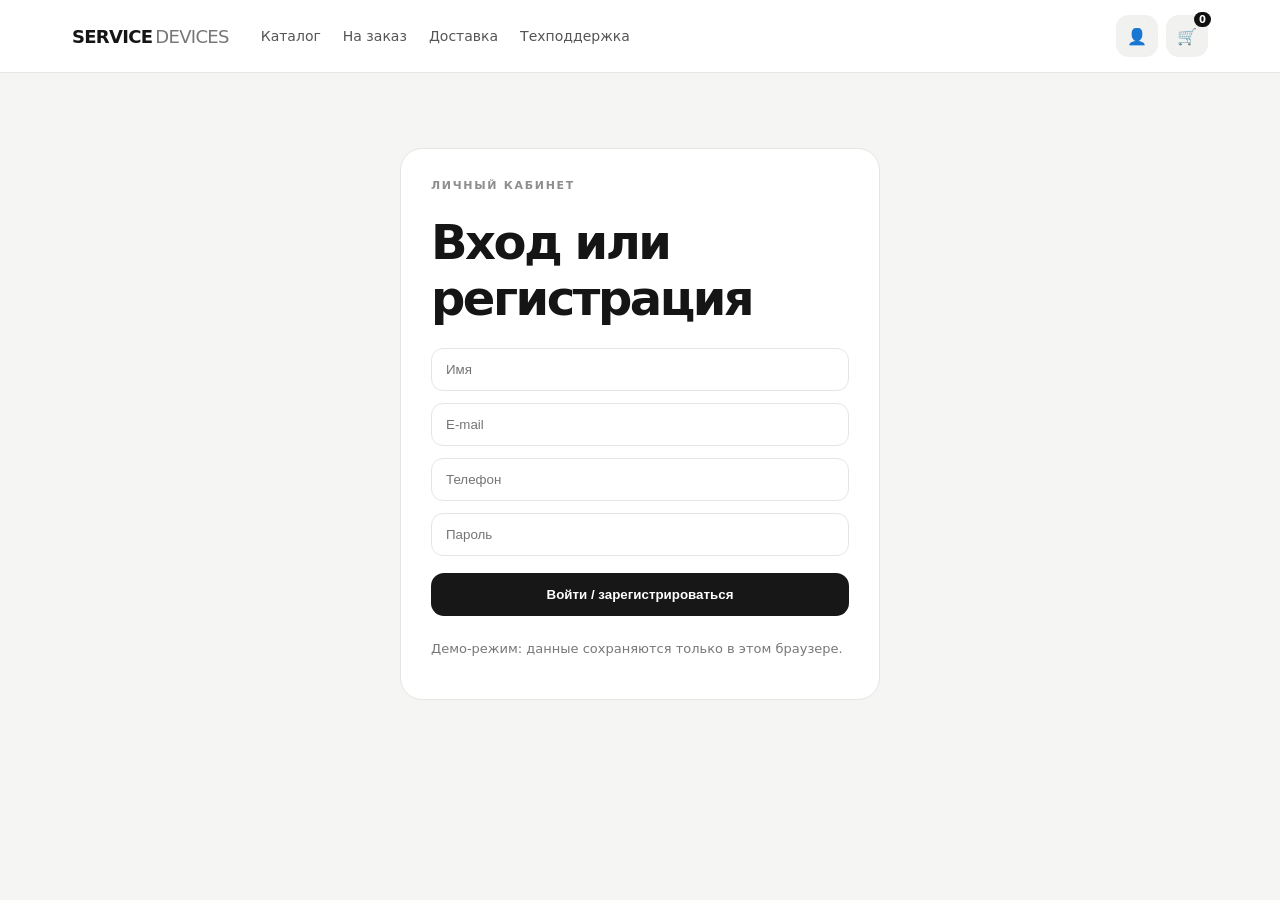
<file: account.html>
<!doctype html><html lang="ru"><head><meta charset="utf-8"><meta name="viewport" content="width=device-width,initial-scale=1"><title>Личный кабинет — Service Devices</title><link rel="stylesheet" href="style.css"></head><body><header><div class="wrap nav"><a class="logo" href="index.html">SERVICE<span>DEVICES</span></a><nav><a href="catalog.html">Каталог</a><a href="custom.html">На заказ</a><a href="delivery.html">Доставка</a><a href="support.html">Техподдержка</a></nav><div class="nav-actions"><a class="round" href="account.html">👤</a><a class="round cart" href="cart.html">🛒 <b id="cartCount">0</b></a></div></div></header><main class="wrap page"><div class="auth"><small>ЛИЧНЫЙ КАБИНЕТ</small><h1>Вход или регистрация</h1><input id="name" placeholder="Имя"><input id="email" type="email" placeholder="E-mail"><input type="tel" placeholder="Телефон"><input type="password" placeholder="Пароль"><button class="btn dark" onclick="login()">Войти / зарегистрироваться</button><p class="muted">Демо-режим: данные сохраняются только в этом браузере.</p></div></main><script src="app.js"></script></body></html>
</file>
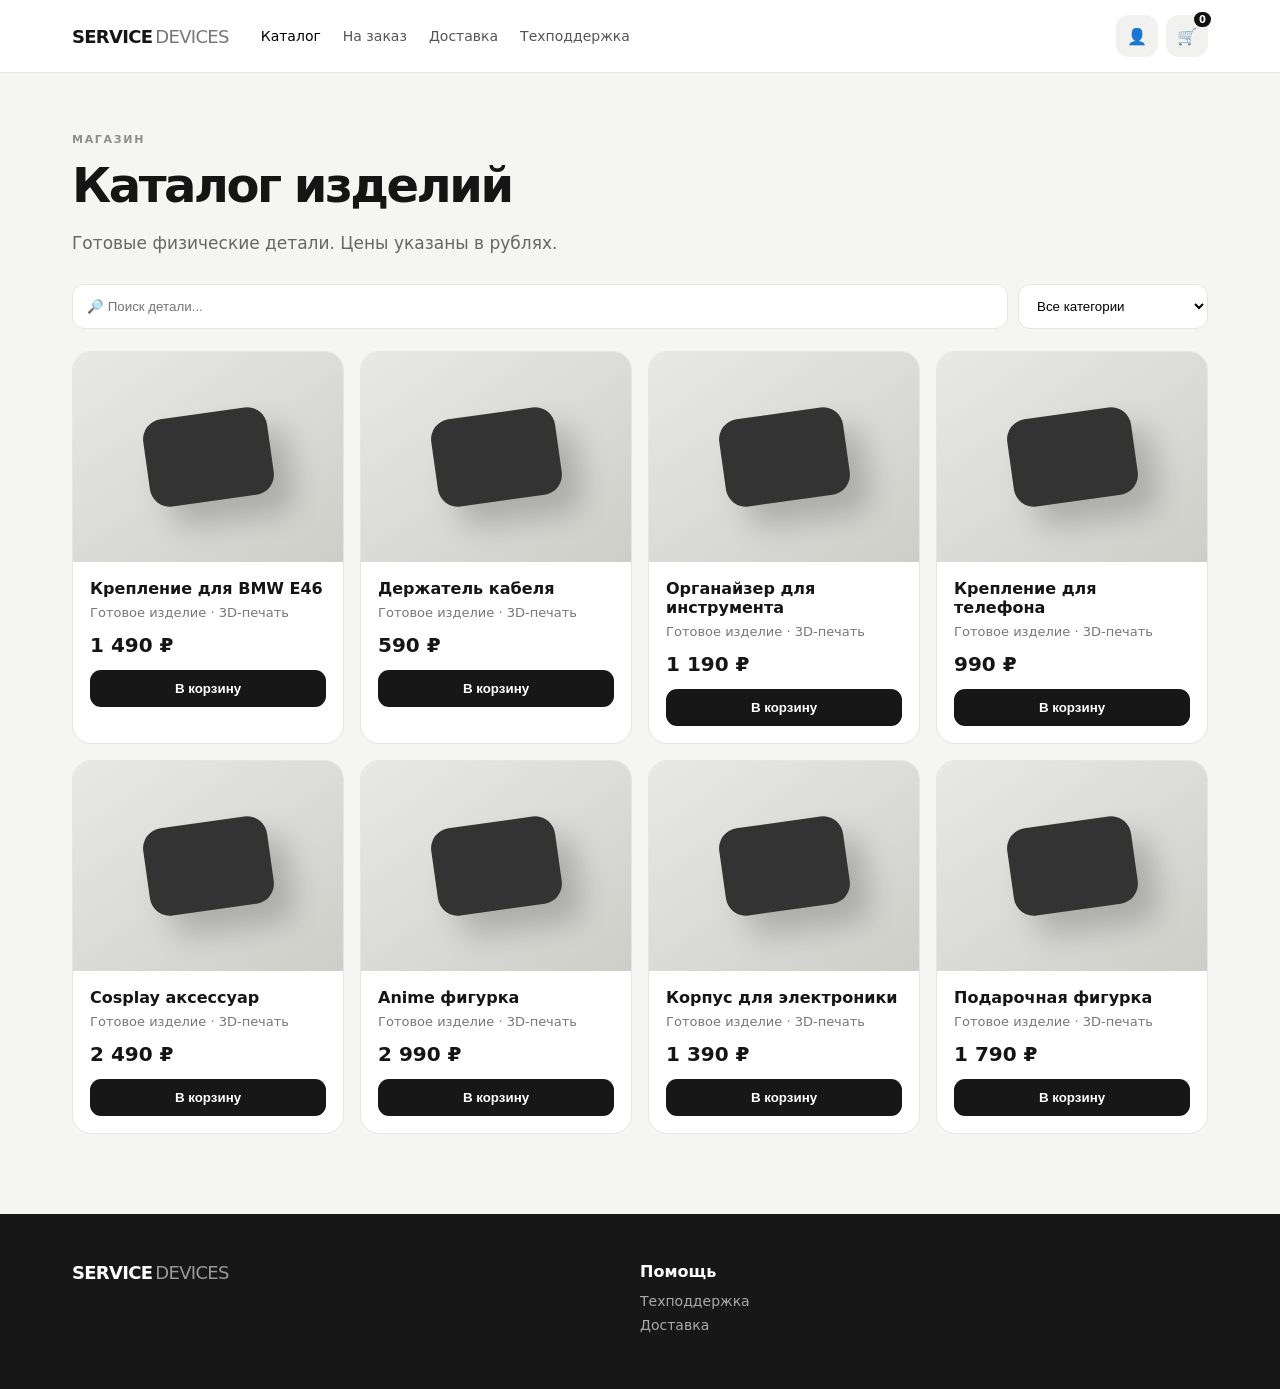
<file: catalog.html>
<!doctype html><html lang="ru"><head><meta charset="utf-8"><meta name="viewport" content="width=device-width,initial-scale=1"><title>Каталог — Service Devices</title><link rel="stylesheet" href="style.css"></head><body><header><div class="wrap nav"><a class="logo" href="index.html">SERVICE<span>DEVICES</span></a><nav><a class="active" href="catalog.html">Каталог</a><a href="custom.html">На заказ</a><a href="delivery.html">Доставка</a><a href="support.html">Техподдержка</a></nav><div class="nav-actions"><a class="round" href="account.html">👤</a><a class="round cart" href="cart.html">🛒 <b id="cartCount">0</b></a></div></div></header><main class="wrap page"><div class="page-title"><small>МАГАЗИН</small><h1>Каталог изделий</h1><p>Готовые физические детали. Цены указаны в рублях.</p></div><div class="toolbar"><input id="search" placeholder="🔎 Поиск детали..."><select id="category"><option value="">Все категории</option><option value="auto">Авто</option><option value="cosplay">Cosplay & Games</option><option value="anime">Anime</option><option value="gifts">Подарки</option><option value="tech">Техника</option></select></div><div id="catalog" class="products"></div></main><footer><div class="wrap footer"><div><a class="logo white">SERVICE<span>DEVICES</span></a></div><div><b>Помощь</b><a href="support.html">Техподдержка</a><a href="delivery.html">Доставка</a></div></div></footer><script src="app.js"></script><script>initCatalog();</script></body></html>
</file>
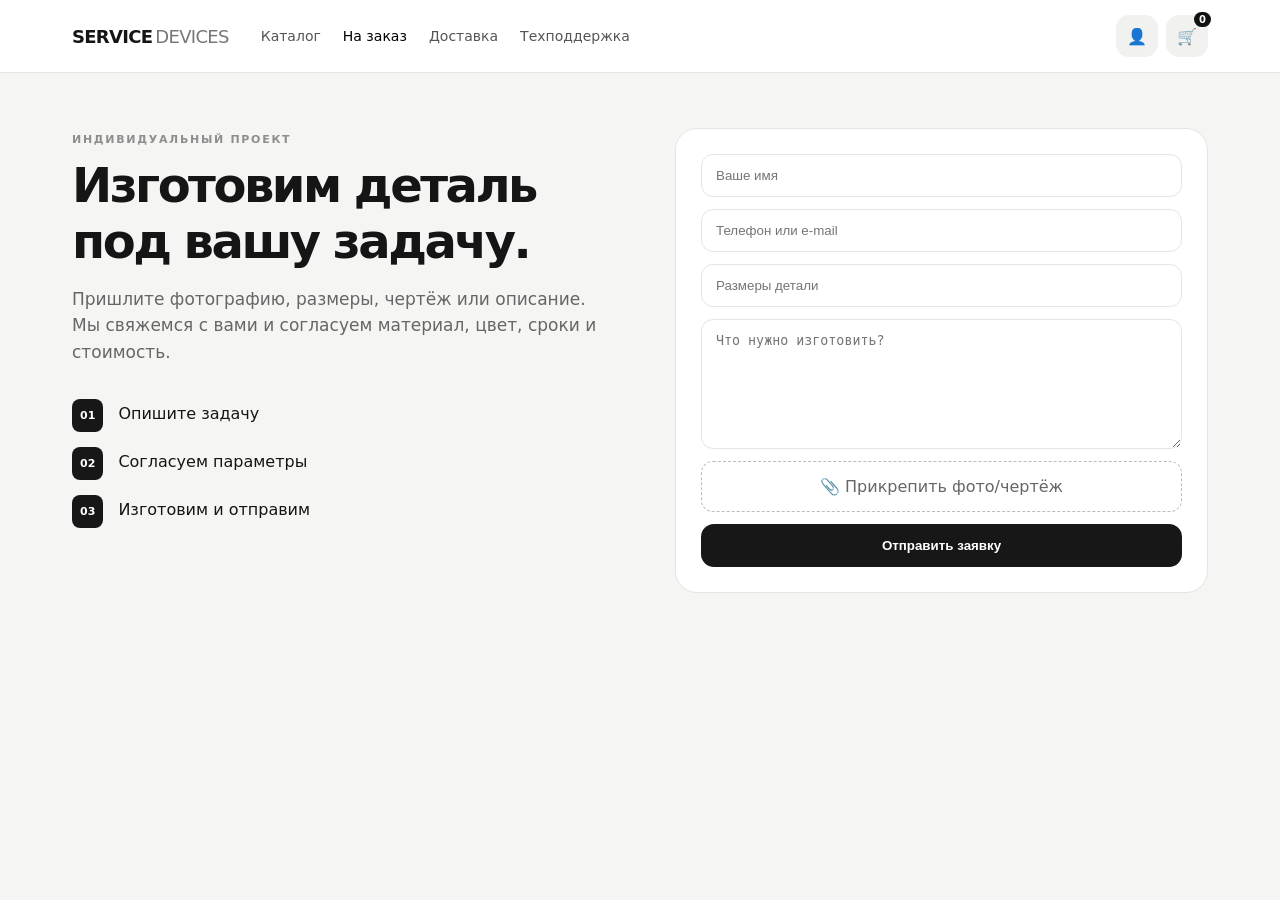
<file: custom.html>
<!doctype html><html lang="ru"><head><meta charset="utf-8"><meta name="viewport" content="width=device-width,initial-scale=1"><title>На заказ — Service Devices</title><link rel="stylesheet" href="style.css"></head><body><header><div class="wrap nav"><a class="logo" href="index.html">SERVICE<span>DEVICES</span></a><nav><a href="catalog.html">Каталог</a><a class="active" href="custom.html">На заказ</a><a href="delivery.html">Доставка</a><a href="support.html">Техподдержка</a></nav><div class="nav-actions"><a class="round" href="account.html">👤</a><a class="round cart" href="cart.html">🛒 <b id="cartCount">0</b></a></div></div></header><main class="wrap page"><div class="two"><div><small>ИНДИВИДУАЛЬНЫЙ ПРОЕКТ</small><h1>Изготовим деталь<br>под вашу задачу.</h1><p class="lead">Пришлите фотографию, размеры, чертёж или описание. Мы свяжемся с вами и согласуем материал, цвет, сроки и стоимость.</p><div class="steps"><b>01</b> Опишите задачу<br><b>02</b> Согласуем параметры<br><b>03</b> Изготовим и отправим</div></div><form class="form" onsubmit="sendForm(event,'Заявка на изготовление отправлена')"><input required placeholder="Ваше имя"><input required placeholder="Телефон или e-mail"><input placeholder="Размеры детали"><textarea required placeholder="Что нужно изготовить?"></textarea><label class="upload">📎 Прикрепить фото/чертёж<input type="file" hidden></label><button class="btn dark">Отправить заявку</button></form></div></main><script src="app.js"></script></body></html>
</file>
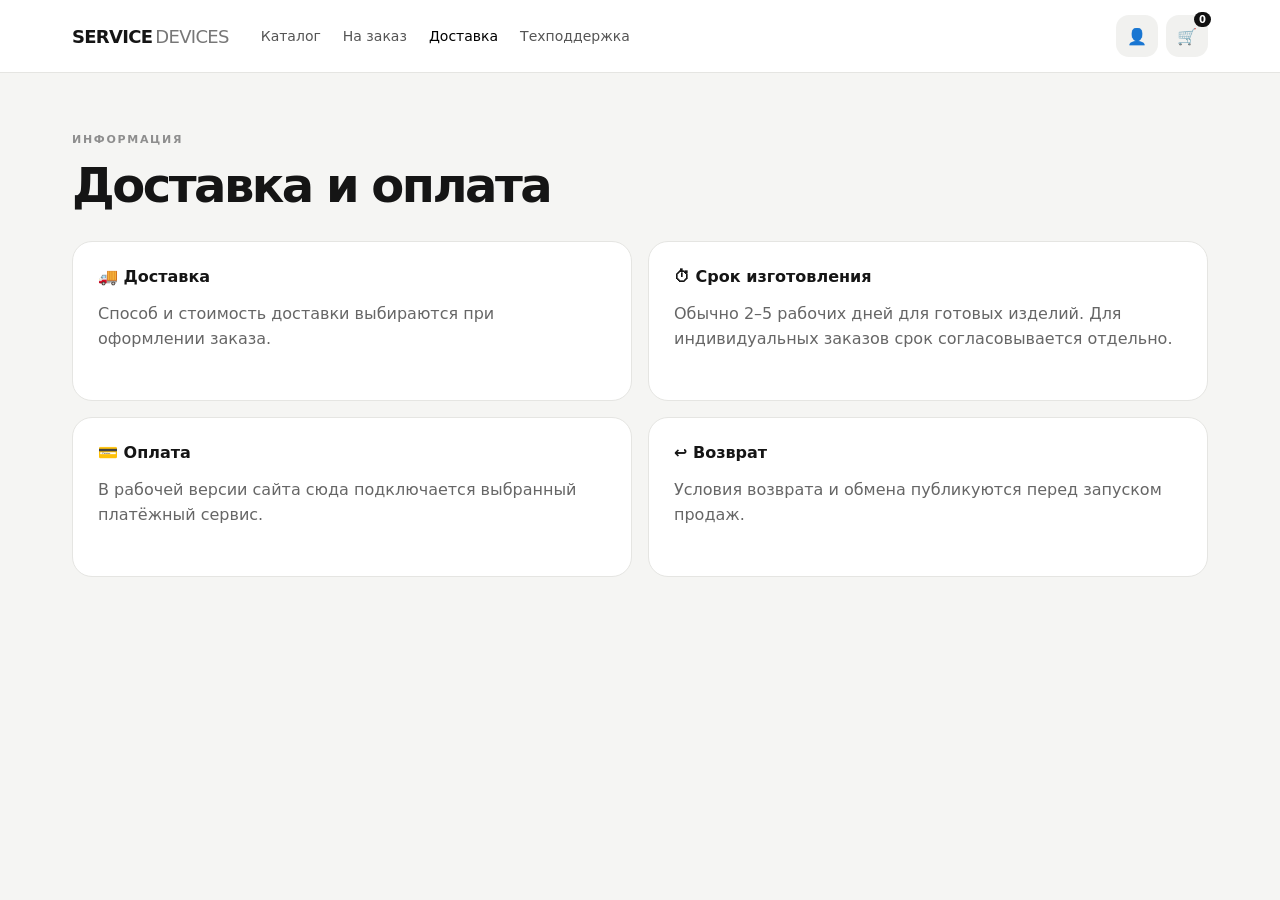
<file: delivery.html>
<!doctype html><html lang="ru"><head><meta charset="utf-8"><meta name="viewport" content="width=device-width,initial-scale=1"><title>Доставка — Service Devices</title><link rel="stylesheet" href="style.css"></head><body><header><div class="wrap nav"><a class="logo" href="index.html">SERVICE<span>DEVICES</span></a><nav><a href="catalog.html">Каталог</a><a href="custom.html">На заказ</a><a class="active" href="delivery.html">Доставка</a><a href="support.html">Техподдержка</a></nav><div class="nav-actions"><a class="round" href="account.html">👤</a><a class="round cart" href="cart.html">🛒 <b id="cartCount">0</b></a></div></div></header><main class="wrap page"><div class="page-title"><small>ИНФОРМАЦИЯ</small><h1>Доставка и оплата</h1></div><div class="info-grid"><article><b>🚚 Доставка</b><p>Способ и стоимость доставки выбираются при оформлении заказа.</p></article><article><b>⏱ Срок изготовления</b><p>Обычно 2–5 рабочих дней для готовых изделий. Для индивидуальных заказов срок согласовывается отдельно.</p></article><article><b>💳 Оплата</b><p>В рабочей версии сайта сюда подключается выбранный платёжный сервис.</p></article><article><b>↩️ Возврат</b><p>Условия возврата и обмена публикуются перед запуском продаж.</p></article></div></main><script src="app.js"></script></body></html>
</file>
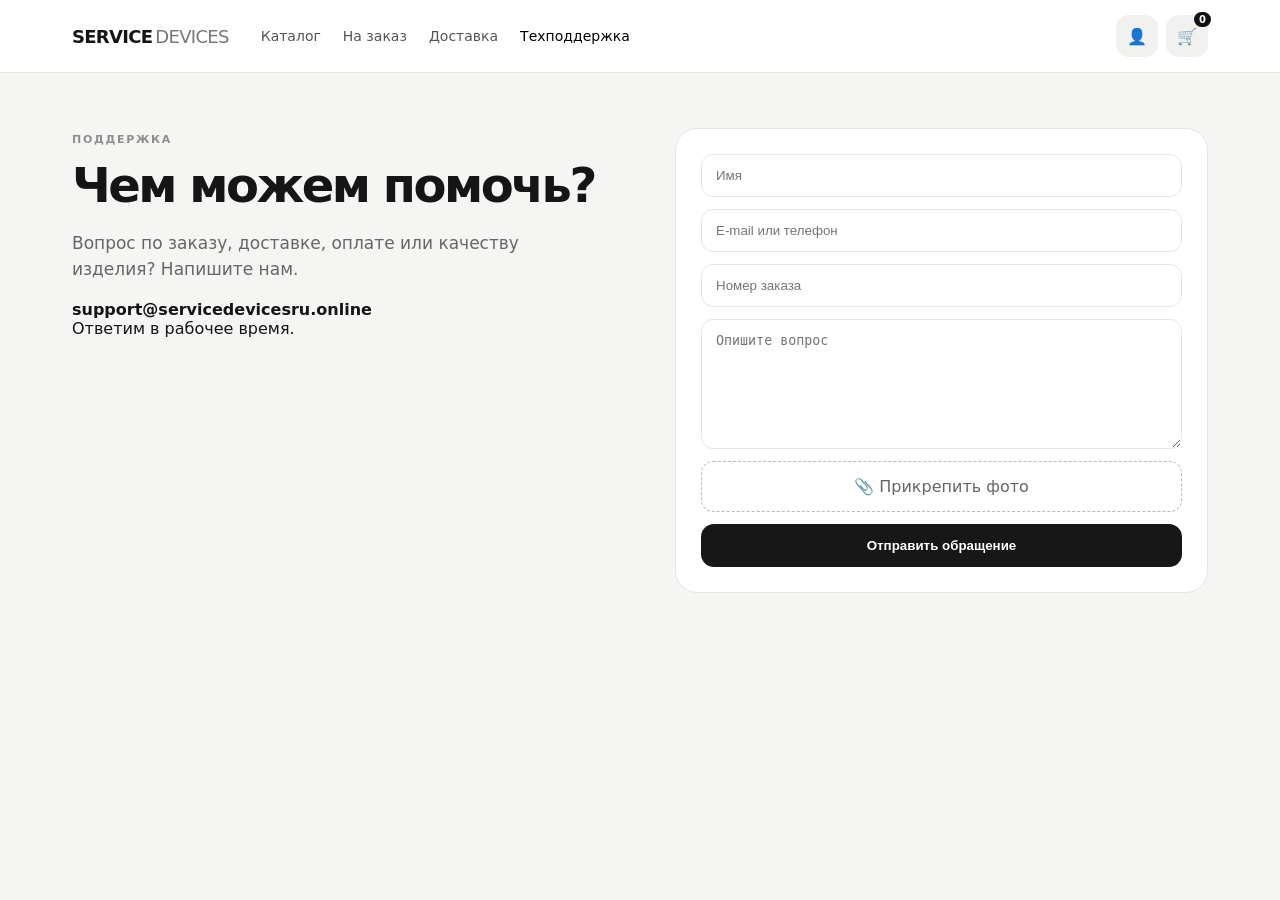
<file: support.html>
<!doctype html><html lang="ru"><head><meta charset="utf-8"><meta name="viewport" content="width=device-width,initial-scale=1"><title>Техподдержка — Service Devices</title><link rel="stylesheet" href="style.css"></head><body><header><div class="wrap nav"><a class="logo" href="index.html">SERVICE<span>DEVICES</span></a><nav><a href="catalog.html">Каталог</a><a href="custom.html">На заказ</a><a href="delivery.html">Доставка</a><a class="active" href="support.html">Техподдержка</a></nav><div class="nav-actions"><a class="round" href="account.html">👤</a><a class="round cart" href="cart.html">🛒 <b id="cartCount">0</b></a></div></div></header><main class="wrap page"><div class="two"><div><small>ПОДДЕРЖКА</small><h1>Чем можем помочь?</h1><p class="lead">Вопрос по заказу, доставке, оплате или качеству изделия? Напишите нам.</p><p><b>support@servicedevicesru.online</b><br>Ответим в рабочее время.</p></div><form class="form" onsubmit="sendForm(event,'Обращение принято. Мы свяжемся с вами.')"><input placeholder="Имя"><input required placeholder="E-mail или телефон"><input placeholder="Номер заказа"><textarea required placeholder="Опишите вопрос"></textarea><label class="upload">📎 Прикрепить фото<input type="file" hidden></label><button class="btn dark">Отправить обращение</button></form></div></main><script src="app.js"></script></body></html>
</file>
<file: style.css>
:root{--bg:#f5f5f3;--card:#fff;--ink:#151515;--muted:#737373;--line:#e5e5e2;--dark:#171717;--radius:22px}*{box-sizing:border-box}html{scroll-behavior:smooth}body{margin:0;background:var(--bg);color:var(--ink);font-family:Inter,ui-sans-serif,system-ui,-apple-system,BlinkMacSystemFont,"Segoe UI",sans-serif}a{color:inherit;text-decoration:none}.wrap{max-width:1180px;margin:auto;padding-left:22px;padding-right:22px}header{background:#fff;border-bottom:1px solid var(--line);position:sticky;top:0;z-index:20}.nav{height:72px;display:flex;align-items:center;gap:32px}.logo{font-size:18px;font-weight:900;letter-spacing:-.7px;white-space:nowrap}.logo span{font-weight:500;color:#777;margin-left:3px}nav{display:flex;gap:22px;flex:1}nav a{font-size:14px;color:#555}nav a:hover,nav .active{color:#000}.nav-actions{display:flex;gap:8px}.round{width:42px;height:42px;display:grid;place-items:center;background:#f1f1ef;border-radius:13px}.cart{position:relative}.cart b{font-size:10px;background:#111;color:#fff;border-radius:99px;padding:2px 5px;position:absolute;right:-3px;top:-3px}.hero{padding-top:45px;padding-bottom:25px;display:grid;grid-template-columns:1.05fr .95fr;gap:18px}.hero-copy{background:#171717;color:#fff;border-radius:30px;padding:58px;min-height:500px;display:flex;flex-direction:column;justify-content:center}.hero small,.page-title small,.custom-banner small,.two small,.auth small{letter-spacing:1.7px;color:#8e8e8e;font-size:11px;font-weight:800}.hero h1{font-size:64px;line-height:.98;letter-spacing:-4px;margin:17px 0}.hero h1 em{font-style:normal;color:#aaa}.hero p{color:#c9c9c9;font-size:17px;line-height:1.6;max-width:600px}.buttons{display:flex;gap:10px;margin-top:18px}.btn{display:inline-flex;justify-content:center;align-items:center;padding:14px 20px;border-radius:13px;border:0;font-weight:800;cursor:pointer}.dark{background:#171717;color:#fff}.light{background:#fff;color:#171717}.hero-copy .dark{background:#fff;color:#111}.hero-art{border-radius:30px;background:linear-gradient(145deg,#e7e7e4,#c8c8c3);min-height:500px;display:grid;place-items:center;position:relative;overflow:hidden}.part{width:300px;height:180px;border-radius:40px 18px 40px 18px;background:linear-gradient(145deg,#3e3e3e,#151515);transform:rotate(-12deg);box-shadow:35px 45px 50px #0004}.art-label{position:absolute;bottom:30px;left:32px;font-size:11px;letter-spacing:2px;color:#555}.art-label b{color:#222}.section{padding-top:58px}.head{display:flex;align-items:end;justify-content:space-between;margin-bottom:20px}.head small{font-size:11px;letter-spacing:1.5px;color:#888}.head h2{font-size:31px;letter-spacing:-1.2px;margin:7px 0 0}.head>a{font-weight:700;font-size:14px}.cats{display:grid;grid-template-columns:repeat(6,1fr);gap:11px}.cats a{background:#fff;border:1px solid var(--line);border-radius:18px;padding:24px 15px;min-height:140px;transition:.2s}.cats a:hover{transform:translateY(-3px);box-shadow:0 10px 25px #00000008}.cats b,.cats span{display:block}.cats b{margin-top:18px;font-size:14px}.cats span{font-size:12px;color:#888;margin-top:5px}.products{display:grid;grid-template-columns:repeat(4,1fr);gap:16px}.product{background:#fff;border:1px solid var(--line);border-radius:19px;overflow:hidden}.product-img{height:210px;background:linear-gradient(145deg,#e8e8e5,#cecec9);display:grid;place-items:center}.fake-part{width:125px;height:88px;background:#333;border-radius:20px;box-shadow:18px 22px 30px #0003;transform:rotate(-8deg)}.product-body{padding:17px}.product h3{font-size:16px;margin:0 0 7px}.muted{color:#777;font-size:13px}.price{font-size:20px;font-weight:900;margin-top:13px}.buy{width:100%;margin-top:13px;padding:11px;border-radius:11px;background:#171717;color:#fff;border:0;font-weight:800;cursor:pointer}.custom-banner{margin-top:70px;margin-bottom:70px;background:#e7e7e3;border-radius:26px;padding:38px;display:flex;align-items:center;justify-content:space-between;gap:25px}.custom-banner h2{font-size:31px;margin:9px 0}.custom-banner p{color:#666;max-width:700px}.page{padding-top:55px;padding-bottom:80px}.page-title{margin-bottom:28px}.page-title h1,.two h1,.auth h1{font-size:48px;letter-spacing:-2.5px;margin:10px 0}.page-title p,.lead{color:#666;font-size:17px;line-height:1.55}.toolbar{display:flex;gap:10px;margin-bottom:22px}.toolbar input,.toolbar select,.form input,.form textarea,.auth input{border:1px solid var(--line);border-radius:12px;padding:13px 14px;background:#fff}.toolbar input{flex:1}.toolbar select{min-width:190px}.two{display:grid;grid-template-columns:1fr 1fr;gap:70px}.form{background:#fff;border:1px solid var(--line);border-radius:22px;padding:25px;display:flex;flex-direction:column;gap:12px}.form textarea{min-height:130px;resize:vertical}.upload{border:1px dashed #bbb;border-radius:12px;padding:15px;text-align:center;color:#666;cursor:pointer}.steps{line-height:3;font-size:16px;margin-top:25px}.steps b{display:inline-grid;place-items:center;background:#171717;color:#fff;border-radius:8px;padding:0 8px;font-size:11px;margin-right:10px}.auth{max-width:480px;margin:20px auto;background:#fff;border:1px solid var(--line);border-radius:22px;padding:30px;display:flex;flex-direction:column;gap:12px}.auth .btn{margin-top:5px}.info-grid{display:grid;grid-template-columns:1fr 1fr;gap:16px}.info-grid article{background:#fff;border:1px solid var(--line);border-radius:20px;padding:25px;min-height:160px}.info-grid p{color:#666;line-height:1.55}.product-detail{display:grid;grid-template-columns:1fr 1fr;gap:35px}.detail-img{min-height:500px;border-radius:25px;background:linear-gradient(145deg,#e7e7e4,#c8c8c3);display:grid;place-items:center}.detail-img .fake-part{width:230px;height:160px}.detail h1{font-size:43px;letter-spacing:-2px;margin:5px 0}.detail .price{font-size:28px;margin:20px 0}.option{padding:12px;border:1px solid var(--line);border-radius:11px;margin:8px 0;background:#fff}.detail .buy{padding:15px}.cart-table{background:#fff;border:1px solid var(--line);border-radius:20px;padding:10px 22px}.cart-row{display:grid;grid-template-columns:1fr auto auto;gap:25px;align-items:center;padding:18px 0;border-bottom:1px solid var(--line)}.cart-row:last-child{border-bottom:0}.qty button{border:0;background:#eee;border-radius:7px;padding:5px 9px}.cart-summary{margin-top:18px;background:#fff;border:1px solid var(--line);border-radius:20px;padding:22px;max-width:430px;margin-left:auto}.total{font-size:24px;font-weight:900;margin-bottom:15px}footer{background:#171717;color:#fff;padding:48px 0}.footer{display:grid;grid-template-columns:2fr 1fr 1fr;gap:40px}.footer p{color:#aaa;max-width:330px}.footer b{display:block;margin-bottom:12px}.footer a:not(.logo){display:block;color:#aaa;margin:8px 0;font-size:14px}.white span{color:#999}@media(max-width:900px){nav{display:none}.hero,.two,.product-detail{grid-template-columns:1fr}.cats{grid-template-columns:repeat(3,1fr)}.products{grid-template-columns:repeat(2,1fr)}.hero h1{font-size:49px}.hero-copy,.hero-art{min-height:400px}.info-grid{grid-template-columns:1fr}}@media(max-width:560px){.wrap{padding-left:16px;padding-right:16px}.cats{grid-template-columns:repeat(2,1fr)}.products{grid-template-columns:1fr}.hero{padding-top:16px}.hero-copy{padding:30px}.hero h1{font-size:43px}.custom-banner{display:block}.custom-banner .btn{margin-top:15px}.page-title h1,.two h1,.auth h1{font-size:38px}.toolbar{display:block}.toolbar input,.toolbar select{width:100%;margin-bottom:8px}.footer{grid-template-columns:1fr 1fr}.product-detail{gap:18px}.detail-img{min-height:330px}.cart-row{grid-template-columns:1fr auto}}
</file>
